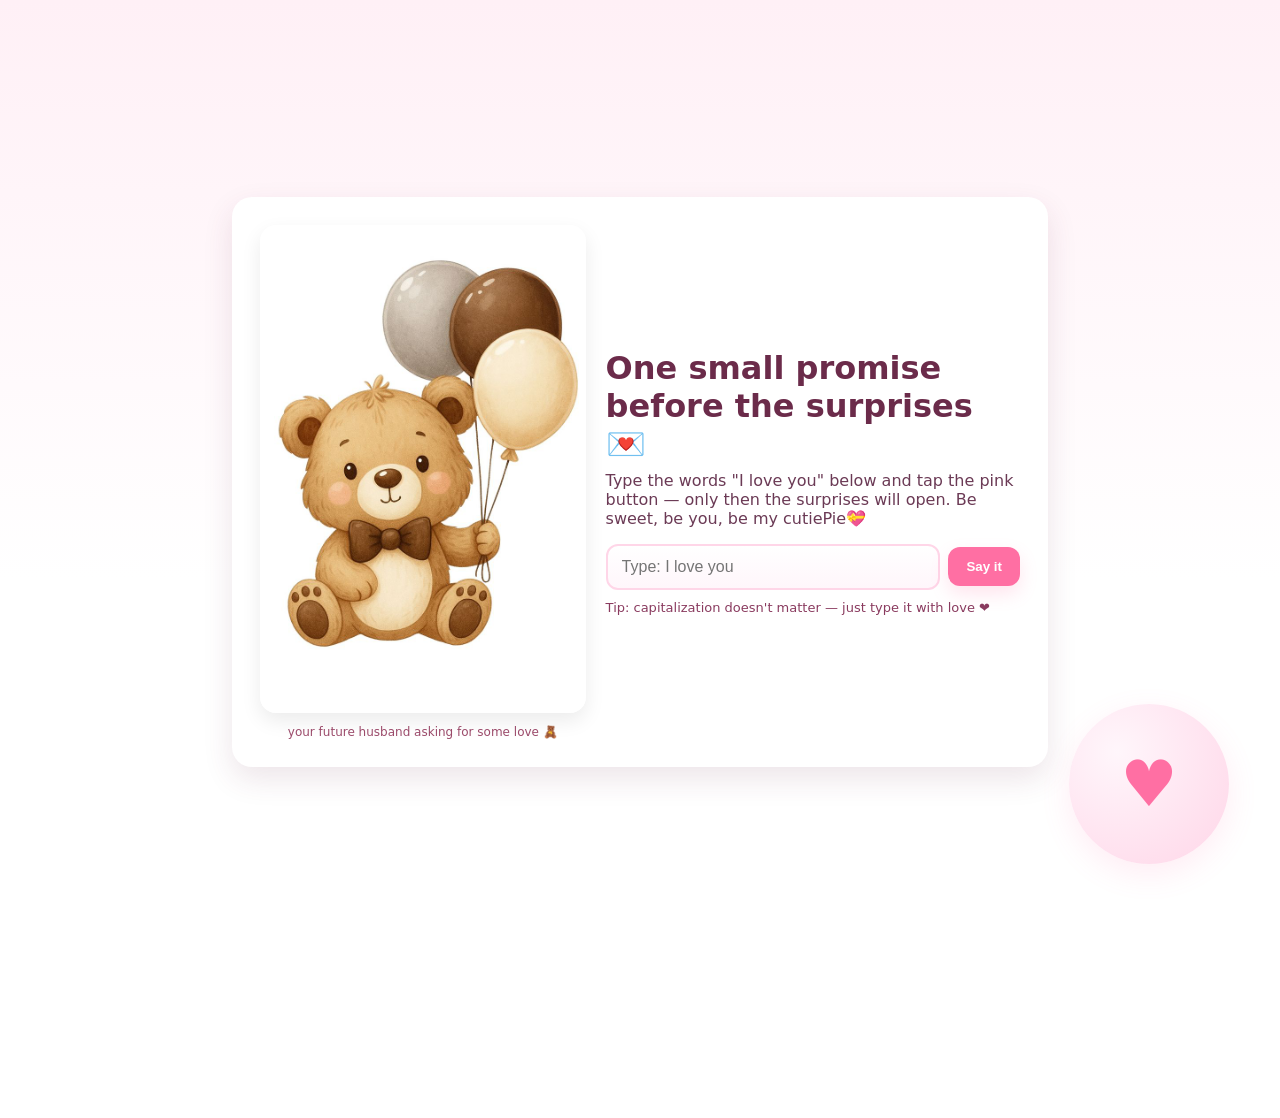
<file: index.html>
<!DOCTYPE html>
<html lang="en">
<head>
  <meta charset="UTF-8" />
  <meta name="viewport" content="width=device-width, initial-scale=1.0" />
  <title>Happy Birthday</title>
  <link rel="stylesheet" href="styles.css" />
</head>
<body>
  <script>
    if(!localStorage.getItem('unlocked')){ window.location.href = 'gate.html'; }
  </script>
  <div class="page-wrap">
    <header class="hero">
      <div class="hero__content">
        <h1>Happy Birthday, My Love!❤️</h1>
        <p>14 August is a day made for you. Tap the hearts and discover bright surprises just for you.</p>
      </div>

      <div class="hero__visual">
        <div class="photo-card">
          <div class="photo-card__stamp">For my love</div>
          <div class="photo-card__image"></div>
          <div class="photo-card__caption">A Special day for my special girl💝</div>
        </div>

        <div class="hero-cartoon">
          <div class="hero-cartoon__bubble">You make every heartbeat feel like a celebration.</div>
          <div class="hero-cartoon__figure">
            <svg viewBox="0 0 260 220" xmlns="http://www.w3.org/2000/svg" aria-hidden="true">
              <circle cx="82" cy="112" r="54" fill="#ffe3f2" />
              <circle cx="178" cy="108" r="50" fill="#ffd8ef" />
              <circle cx="68" cy="95" r="12" fill="#4a1e4a" />
              <circle cx="95" cy="95" r="12" fill="#4a1e4a" />
              <circle cx="160" cy="90" r="11" fill="#4a1e4a" />
              <circle cx="185" cy="90" r="11" fill="#4a1e4a" />
              <path d="M62 132 q18 18 36 0" stroke="#a62e82" stroke-width="6" fill="none" stroke-linecap="round" />
              <path d="M154 130 q18 14 36 0" stroke="#c82f90" stroke-width="6" fill="none" stroke-linecap="round" />
              <path d="M110 68 c12 -16 32 -16 44 0 c12 16 4 40 -22 52 c-26 -12 -34 -36 -22 -52z" fill="#ff9cd1" />
              <path d="M188 58 c10 -14 28 -14 38 0 c10 14 2 34 -18 44 c-20 -10 -28 -30 -20 -44z" fill="#ffb7d8" />
              <path d="M188 58 c10 -14 28 -14 38 0 c10 14 2 34 -18 44 c-20 -10 -28 -30 -20 -44z" fill="none" stroke="#fff" stroke-width="4" opacity="0.7" />
            </svg>
          </div>
        </div>

        <div class="hero-hearts">
          <span class="floating-heart" style="--x: 15%; --delay: 0s;">💖</span>
          <span class="floating-heart" style="--x: 52%; --delay: 0.35s;">💕</span>
          <span class="floating-heart" style="--x: 82%; --delay: 0.7s;">💗</span>
        </div>
      </div>
    </header>

    <main class="content">
      <section class="message-card">
        <div class="message-card__top">
          <span class="date">14 August</span>
          <div class="ribbon">Surprise</div>
        </div>

        <div class="surprise-panel" id="surprisePanel">
          <p class="surprise-text">Touch a heart to reveal a sweet note.</p>
          <div class="heart-row" id="heartRow">
            <button type="button" class="heart-card" data-card-index="0">
              <span class="heart-card__face heart-card__front">💖</span>
              <span class="heart-card__face heart-card__back">Tap to reveal our first message.</span>
            </button>
            <button type="button" class="heart-card" data-card-index="1">
              <span class="heart-card__face heart-card__front">❤️</span>
              <span class="heart-card__face heart-card__back">Tap to reveal our second message.</span>
            </button>
            <button type="button" class="heart-card" data-card-index="2">
              <span class="heart-card__face heart-card__front">💘</span>
              <span class="heart-card__face heart-card__back">Tap to reveal our third message.</span>
            </button>
          </div>
        </div>
      </section>

      <section class="notes">
        <div class="note-card">
          <h2>I love you so much🤗💕</h2>
          <p>Each surprise is a little reminder of the warmth, joy, and laughter you bring into my life.</p>
          <a class="surprise-link" href="cake.html">Open a cake surprise</a>
        </div>
      </section>
    </main>
  </div>

  <canvas id="confettiCanvas"></canvas>
  <script src="script.js"></script>
</body>
</html>
</file>
<file: styles.css>
:root {
  --bg: #fff7fc;
  --surface: rgba(255, 255, 255, 0.74);
  --surface-strong: rgba(255, 255, 255, 0.9);
  --text: #5f2348;
  --accent: #e85d99;
  --accent-soft: #ffd7ea;
  --border: rgba(214, 107, 164, 0.24);
  --card: rgba(255, 255, 255, 0.84);
}

* {
  box-sizing: border-box;
}

body {
  margin: 0;
  min-height: 100vh;
  overflow-x: hidden;
  font-family: 'Inter', system-ui, -apple-system, BlinkMacSystemFont, 'Segoe UI', sans-serif;
  color: var(--text);
  background:
    radial-gradient(circle at top left, rgba(255, 196, 228, 0.55), transparent 24%),
    radial-gradient(circle at bottom right, rgba(243, 195, 221, 0.7), transparent 24%),
    linear-gradient(135deg, #fff8fc 0%, #ffeaf5 45%, #ffd8eb 100%);
}

.page-wrap {
  max-width: 920px;
  margin: 0 auto;
  padding: 24px 20px 36px;
}

.hero {
  position: relative;
  padding: 30px 26px;
  border-radius: 36px;
  background: linear-gradient(135deg, rgba(255, 255, 255, 0.92), rgba(255, 244, 249, 0.86));
  border: 1px solid var(--border);
  backdrop-filter: blur(18px);
  box-shadow: 0 24px 60px rgba(212, 110, 162, 0.16);
  overflow: hidden;
}

.hero::before {
  content: '';
  position: absolute;
  inset: 0;
  background: radial-gradient(circle at top left, rgba(255, 255, 255, 0.8), transparent 28%),
    radial-gradient(circle at bottom right, rgba(255, 146, 198, 0.18), transparent 22%);
  pointer-events: none;
}

.hero__content {
  position: relative;
  z-index: 1;
}

.hero__content h1 {
  margin: 0;
  font-size: clamp(2.3rem, 5vw, 3.6rem);
  line-height: 1.02;
  color: #8a255f;
}

.hero__content p {
  margin: 18px 0 0;
  max-width: 720px;
  font-size: 1.05rem;
  line-height: 1.75;
  color: #6f3559;
  font-weight: 600;
}

.content {
  display: grid;
  gap: 26px;
  margin-top: 26px;
}

.hero__visual {
  position: relative;
  display: grid;
  gap: 18px;
  margin-top: 28px;
}

.photo-card {
  position: relative;
  min-height: 300px;
  border-radius: 32px;
  overflow: hidden;
}

.photo-card::before {
  content: '';
  position: absolute;
  inset: 0;
  background: linear-gradient(180deg, rgba(255, 255, 255, 0.06), rgba(24, 8, 47, 0.24));
}

.photo-card__image {
  position: absolute;
  inset: 0;
  background-image: url("images/alpna_blue_background.jpg");
  background-size: cover;
  background-repeat: no-repeat;
  background-position: top center;
  filter: saturate(1.14) brightness(0.92);
}

.photo-card__stamp {
  position: absolute;
  top: 18px;
  left: 18px;
  z-index: 1;
  padding: 10px 18px;
  border-radius: 999px;
  background: rgba(255, 255, 255, 0.9);
  color: #4b0f48;
  font-weight: 700;
  letter-spacing: 0.08em;
  text-transform: uppercase;
  backdrop-filter: blur(6px);
}

.photo-card__caption {
  position: absolute;
  left: 18px;
  right: 18px;
  bottom: 18px;
  z-index: 1;
  color: #fff;
  font-weight: 600;
  text-shadow: 0 14px 28px rgba(0, 0, 0, 0.36);
  line-height: 1.4;
}

.hero-cartoon {
  position: relative;
  overflow: hidden;
  padding: 20px;
}

.hero-cartoon::before {
  content: '';
  position: absolute;
  top: -24px;
  right: -24px;
  width: 150px;
  height: 150px;
  border-radius: 50%;
  background: rgba(255, 255, 255, 0.11);
}

.hero-cartoon__bubble {
  position: relative;
  z-index: 1;
  padding: 18px 20px;
  border-radius: 999px;
  background: rgba(255, 255, 255, 0.84);
  color: #7a2b57;
  font-weight: 700;
  letter-spacing: 0.01em;
}

.hero-cartoon__figure {
  position: relative;
  z-index: 1;
  min-height: 200px;
  display: grid;
  place-items: center;
  padding: 18px;
  border-radius: 28px;
  background: rgba(255, 255, 255, 0.08);
}

.hero-cartoon__figure svg {
  width: min(100%, 240px);
  height: auto;
}

.hero-hearts {
  position: absolute;
  inset: 0;
  pointer-events: none;
}

.floating-heart {
  position: absolute;
  left: var(--x, 50%);
  bottom: 20px;
  font-size: 1.5rem;
  opacity: 0.78;
  animation: floatHeart 4s ease-in-out infinite;
  animation-delay: var(--delay, 0s);
}

@keyframes floatHeart {
  0%, 100% { transform: translateY(0) scale(1); opacity: 0.75; }
  50% { transform: translateY(-68px) scale(1.15); opacity: 1; }
}

.love-letter-frame {
  padding: 28px 24px;
}

.love-letter-frame__paper {
  background: rgba(255, 248, 255, 0.96);
  border-radius: 32px;
  padding: 32px 28px;
  color: #422043;
  box-shadow: inset 0 0 0 1px rgba(255, 180, 222, 0.65);
}

.love-letter-frame__top {
  display: flex;
  flex-wrap: wrap;
  align-items: center;
  justify-content: space-between;
  gap: 12px;
  margin-bottom: 20px;
}

.letter-header {
  margin: 0 0 18px;
  font-size: clamp(1.55rem, 3rem, 2.1rem);
  line-height: 1.1;
  color: #5f2963;
}

.letter-text {
  margin: 0 0 18px;
  line-height: 1.85;
  font-size: 1.02rem;
  color: #5b2f5f;
}

.letter-illustration {
  margin-top: 18px;
  display: grid;
  place-items: center;
  padding: 20px;
  border-radius: 28px;
  background: linear-gradient(180deg, rgba(255, 234, 245, 0.92), rgba(255, 255, 255, 0.96));
}

.letter-illustration svg,
.letter-illustration img {
  width: min(100%, 260px);
  height: auto;
  display: block;
  border-radius: 24px;
}

.cake-surprise {
  display: grid;
  gap: 24px;
  padding: 28px 24px;
  justify-items: center;
  text-align: center;
}

.cake-card {
  position: relative;
  width: min(320px, 100%);
  display: grid;
  gap: 14px;
  justify-items: center;
  padding: 26px 0 14px;
}

.cake-top {
  width: 160px;
  height: 18px;
  border-radius: 12px 12px 0 0;
  background: linear-gradient(180deg, #ffd4eb, #ffb0da);
  box-shadow: inset 0 2px 0 rgba(255, 255, 255, 0.6);
  position: relative;
}

.candle {
  width: 16px;
  height: 70px;
  background: linear-gradient(180deg, #ffe1c7 0%, #ffb05d 100%);
  border-radius: 14px;
  position: absolute;
  left: 50%;
  top: -70px;
  transform: translateX(-50%);
  box-shadow: 0 8px 16px rgba(255, 181, 147, 0.3);
}

.flame {
  position: absolute;
  left: 50%;
  top: -28px;
  width: 18px;
  height: 30px;
  transform: translateX(-50%);
  background: radial-gradient(circle at 50% 35%, #fff6d8 0%, #ffd15e 35%, #ff7b9b 70%, transparent 100%);
  border-radius: 60% 60% 50% 50%;
  filter: drop-shadow(0 0 18px rgba(255, 184, 109, 0.7));
  animation: flicker 0.18s ease-in-out infinite alternate;
}

@keyframes flicker {
  0% { transform: translateX(-50%) scale(1); }
  100% { transform: translateX(-50%) scale(0.92); }
}

.cake-layer {
  width: 240px;
  height: 44px;
  border-radius: 28px;
  box-shadow: inset 0 3px 0 rgba(255, 255, 255, 0.35), 0 16px 28px rgba(0, 0, 0, 0.12);
}

.cake-layer--frosting {
  background: linear-gradient(180deg, #ffe3f6 0%, #ffd3ee 100%);
}

.cake-layer--cream {
  background: linear-gradient(180deg, #ffd5f1 0%, #ffcaea 100%);
}

.cake-layer--chocolate {
  background: linear-gradient(180deg, #b54476 0%, #7d2858 100%);
}

.sparkle {
  position: absolute;
  width: 10px;
  height: 10px;
  background: radial-gradient(circle, rgba(255,255,255,1) 0%, rgba(255, 211, 242, 0.8) 40%, transparent 100%);
  border-radius: 50%;
  filter: blur(0.5px);
  opacity: 0;
  animation: sparkle 1.6s ease-in-out infinite;
}

.sparkle-1 { top: 12%; left: 18%; animation-delay: 0s; }
.sparkle-2 { top: 10%; right: 18%; animation-delay: 0.3s; }
.sparkle-3 { bottom: 24%; left: 10%; animation-delay: 0.6s; }
.sparkle-4 { bottom: 18%; right: 12%; animation-delay: 0.9s; }

@keyframes sparkle {
  0% { opacity: 0; transform: scale(0.6); }
  50% { opacity: 1; transform: scale(1.1); }
  100% { opacity: 0; transform: scale(0.8); }
}

.cake-message {
  width: 100%;
  max-width: 700px;
  padding: 24px 22px;
  border-radius: 24px;
  background: rgba(255, 255, 255, 0.9);
  border: 1px solid rgba(214, 107, 164, 0.24);
  box-shadow: 0 14px 30px rgba(212, 110, 162, 0.12);
}

.cake-message h2 {
  margin: 0;
  font-size: clamp(1.7rem, 3vw, 2.3rem);
  color: #8f2d62;
  font-weight: 800;
}

.cake-message p {
  margin: 14px auto 0;
  max-width: 640px;
  line-height: 1.85;
  color: #6b3150;
  font-weight: 600;
}

.cake-actions {
  display: grid;
  gap: 16px;
}

.blow-button {
  border: none;
  background: linear-gradient(135deg, #ffbfdc 0%, #ff8fc9 100%);
  color: #4a0f43;
  padding: 14px 22px;
  border-radius: 999px;
  box-shadow: 0 18px 30px rgba(255, 114, 188, 0.18);
  font-weight: 700;
  cursor: pointer;
  transition: transform 180ms ease, box-shadow 180ms ease, opacity 180ms ease;
}

.blow-button:hover,
.blow-button:focus-visible {
  transform: translateY(-1px);
  box-shadow: 0 20px 36px rgba(255, 114, 188, 0.26);
}

.cake-card.blown .flame {
  opacity: 0;
  transform: translateX(-50%) translateY(-6px) scale(0.28);
}

.cake-card.blown .candle {
  transform: translateX(-50%) rotate(-8deg);
}
.message-card {
  padding: 28px 24px;
  background: linear-gradient(135deg, rgba(255, 255, 255, 0.95), rgba(255, 243, 248, 0.94));
  border: 1px solid rgba(214, 107, 164, 0.24);
  border-radius: 28px;
  box-shadow: 0 14px 36px rgba(212, 110, 162, 0.12);
}

.message-card__top {
  display: flex;
  flex-wrap: wrap;
  align-items: center;
  justify-content: space-between;
  gap: 12px;
  margin-bottom: 18px;
}

.date {
  font-size: 0.95rem;
  letter-spacing: 0.18em;
  text-transform: uppercase;
  color: #9a3f72;
  font-weight: 700;
}

.ribbon {
  padding: 10px 18px;
  border-radius: 999px;
  background: rgba(255, 184, 214, 0.38);
  color: #7a2b57;
  font-weight: 700;
  font-size: 0.98rem;
}

.surprise-panel {
  display: grid;
  gap: 18px;
}

.surprise-panel.pulse {
  transform: scale(1.02);
  box-shadow: 0 0 0 8px rgba(255, 130, 193, 0.14);
}

.surprise-text {
  margin: 0;
  font-size: 1.05rem;
  line-height: 1.75;
  color: #5f2b4b;
  font-weight: 600;
}

.heart-row {
  display: grid;
  grid-template-columns: repeat(3, minmax(0, 1fr));
  gap: 16px;
}

.heart-card {
  width: 100%;
  aspect-ratio: 1 / 1;
  min-height: 130px;
  border: none;
  border-radius: 34px;
  cursor: pointer;
  position: relative;
  transform-style: preserve-3d;
  perspective: 1000px;
  transition: transform 0.7s ease;
  box-shadow: 0 22px 40px rgba(0, 0, 0, 0.16);
  background: transparent;
  -webkit-tap-highlight-color: transparent;
}

.heart-card:hover,
.heart-card:focus-visible {
  transform: translateY(-2px) scale(1.01);
  outline: none;
}

.heart-card.flipped {
  transform: rotateY(180deg);
}

.heart-card.flipped:hover,
.heart-card.flipped:focus-visible {
  transform: rotateY(180deg) translateY(-2px) scale(1.01);
}

.heart-card__face {
  position: absolute;
  inset: 0;
  display: flex;
  align-items: center;
  justify-content: center;
  flex-direction: column;
  border-radius: 34px;
  backface-visibility: hidden;
  overflow: auto;
  padding: 16px;
}

.heart-card__front {
  background: linear-gradient(145deg, rgba(255, 113, 195, 0.96), rgba(255, 160, 229, 0.95));
  color: #fff;
  font-size: 2.3rem;
  box-shadow: inset 0 0 0 1px rgba(255, 255, 255, 0.16);
}

.heart-card__back {
  transform: rotateY(180deg);
  padding: 20px;
  background: linear-gradient(180deg, rgba(255, 246, 251, 0.98), rgba(255, 220, 236, 0.95));
  color: #7a2b57;
  font-size: clamp(0.82rem, 2.3vw, 0.98rem);
  text-align: center;
  line-height: 1.45;
  font-weight: 600;
  word-break: break-word;
}

.heart-card__back::before {
  content: '💌';
  display: block;
  margin-bottom: 8px;
  font-size: 1.35rem;
}

@media (max-width: 680px) {
  .heart-row {
    display: flex;
    flex-direction: column;
    gap: 12px;
  }

  .heart-card {
    width: min(100%, 320px);
    max-width: 100%;
    aspect-ratio: 3 / 4;
    min-height: 180px;
    height: auto;
    margin: 0 auto;
  }
}

@media (max-width: 480px) {
  .heart-card {
    min-height: 190px;
    border-radius: 28px;
  }

  .heart-card__face {
    padding: 12px;
  }

  .heart-card__back {
    font-size: 0.88rem;
    padding: 14px;
    line-height: 1.4;
  }
}

.surprise-link {
  display: inline-flex;
  align-items: center;
  justify-content: center;
  padding: 14px 22px;
  border-radius: 999px;
  background: linear-gradient(135deg, rgba(255, 158, 227, 0.98), rgba(255, 228, 245, 0.94));
  color: #46144a;
  text-decoration: none;
  font-weight: 700;
  transition: transform 180ms ease, box-shadow 180ms ease, opacity 180ms ease;
  animation: popInLink 0.9s cubic-bezier(0.22, 1, 0.36, 1) both;
}

.surprise-link:hover,
.surprise-link:focus-visible {
  transform: translateY(-1px);
  box-shadow: 0 18px 38px rgba(255, 124, 207, 0.24);
  opacity: 0.98;
}

@keyframes popInLink {
  0% {
    opacity: 0;
    transform: translateY(18px) scale(0.94);
  }
  70% {
    opacity: 1;
    transform: translateY(-3px) scale(1.02);
  }
  100% {
    transform: translateY(0) scale(1);
  }
}

.notes {
  display: grid;
  gap: 20px;
}

.note-card {
  padding: 24px 24px 30px;
  background: linear-gradient(135deg, rgba(255, 255, 255, 0.95), rgba(255, 246, 251, 0.9));
  border-radius: 28px;
  border: 1px solid rgba(214, 107, 164, 0.24);
  box-shadow: 0 14px 32px rgba(212, 110, 162, 0.1);
}

.note-card h2 {
  margin: 0 0 10px;
  font-size: 1.35rem;
  color: #8a255f;
}

.note-card p {
  margin: 0 0 18px;
  line-height: 1.75;
  color: #6f3559;
  font-weight: 600;
}

#confettiCanvas {
  position: fixed;
  inset: 0;
  pointer-events: none;
  z-index: 0;
}

@media (max-width: 820px) {
  .hero__visual {
    grid-template-columns: 1fr;
  }
}

@media (max-width: 640px) {
  .page-wrap {
    padding: 18px 16px 32px;
  }

  .heart-row {
    grid-template-columns: repeat(3, 1fr);
  }
}
</file>
